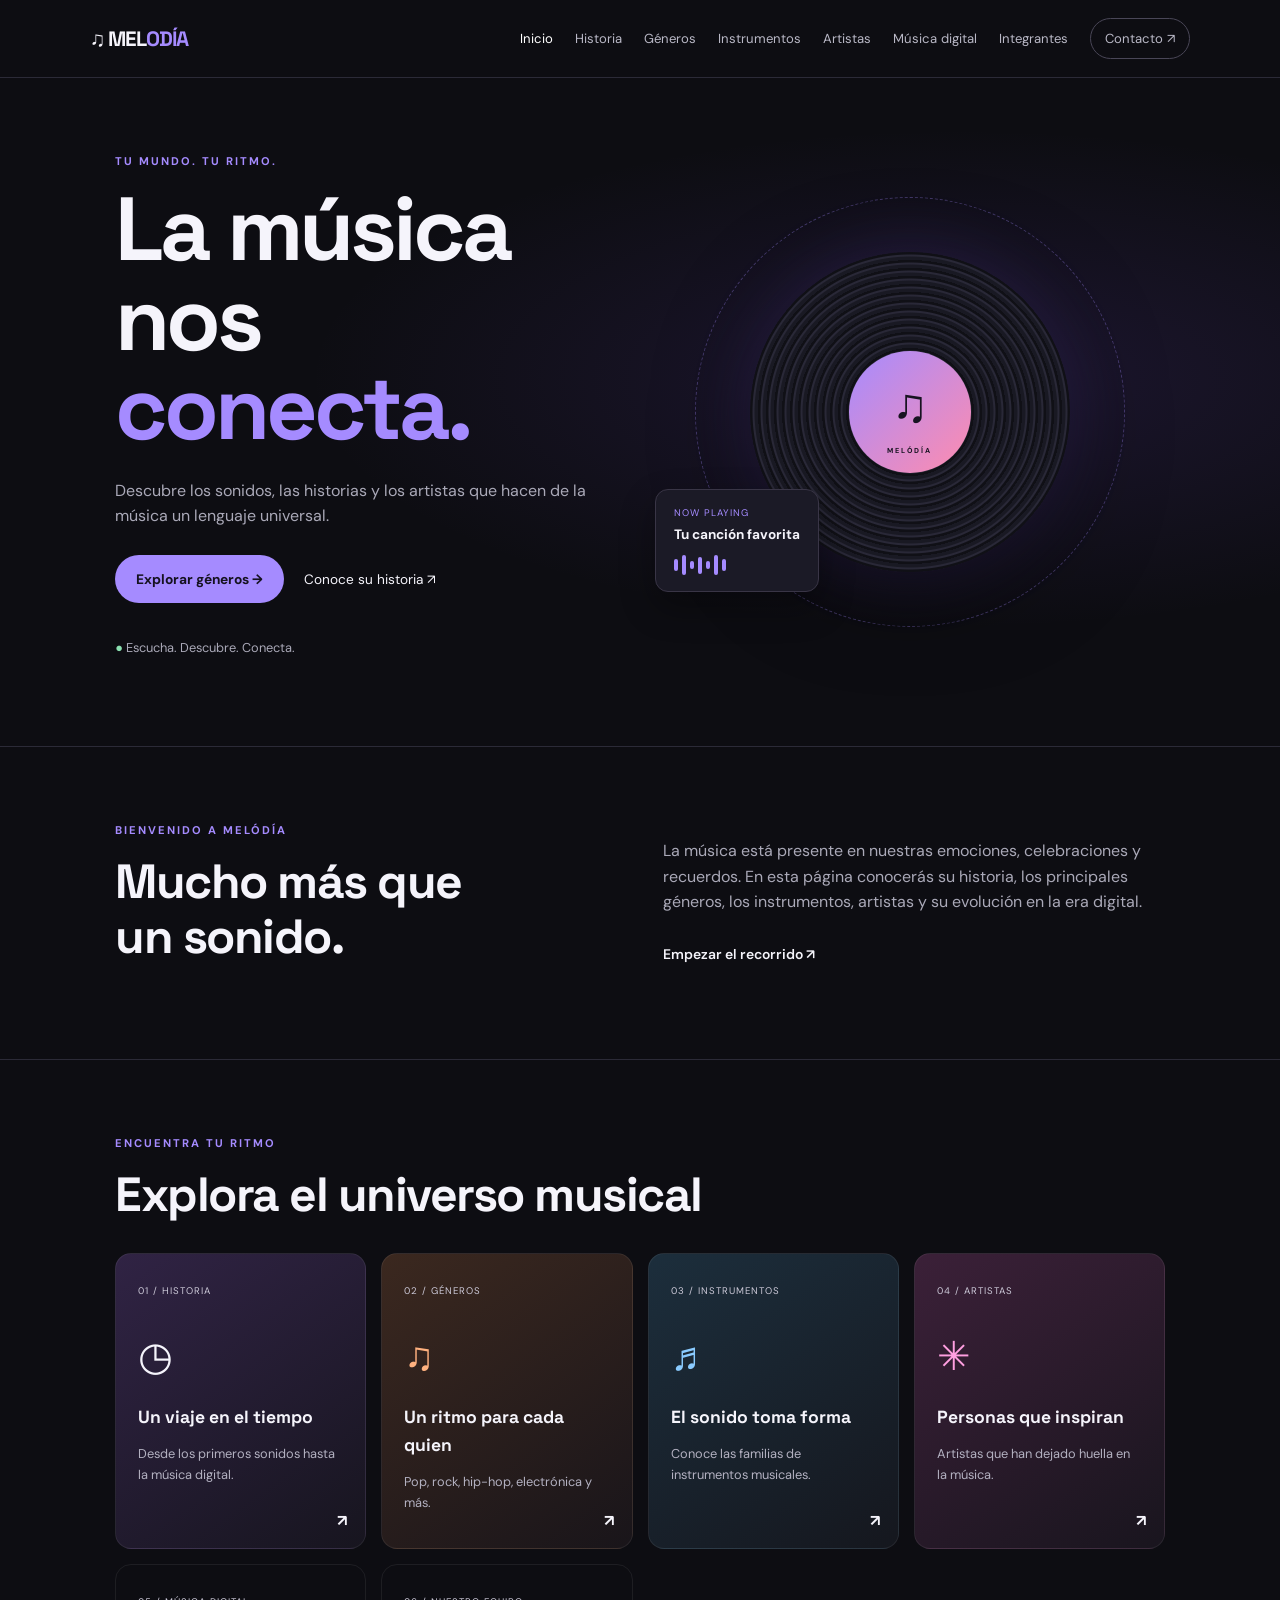
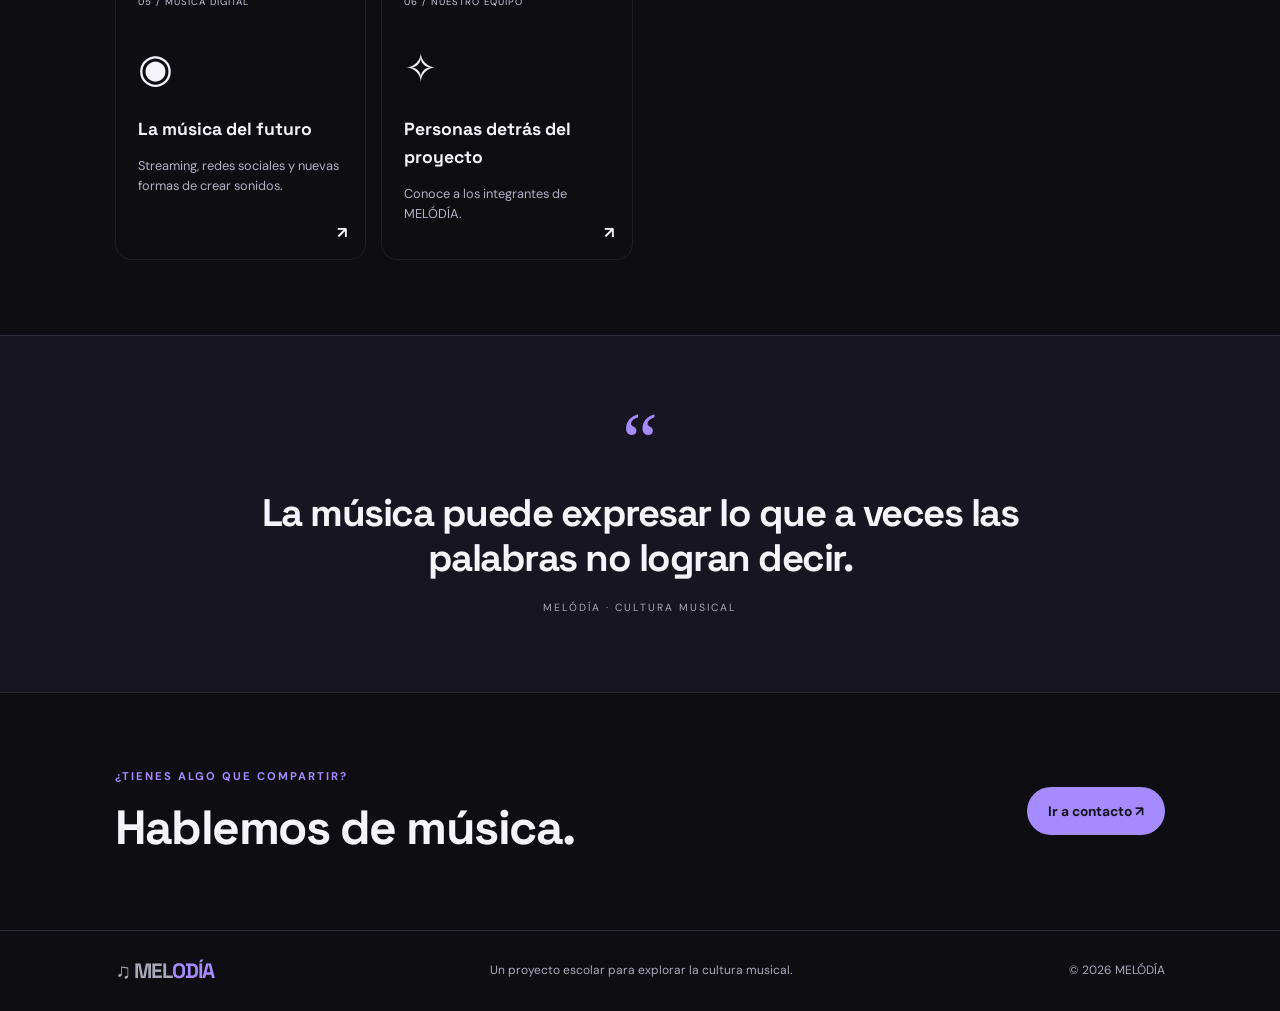
<file: index.html>
<!DOCTYPE html>
<html lang="es">
<head>
  <meta charset="UTF-8">
  <meta name="viewport" content="width=device-width, initial-scale=1.0">
  <title>Melodía | Inicio</title>
  <link rel="stylesheet" href="style.css">
  <script src="script.js" defer></script>
</head>
<body>
  <header class="header">
    <a class="logo" href="index.html">♫ MEL<span>ODÍA</span></a>
    <button class="menu-toggle" aria-label="Abrir menú">☰</button>
    <nav class="nav">
      <a class="active" href="index.html">Inicio</a>
      <a href="historia.html">Historia</a>
      <a href="generos.html">Géneros</a>
      <a href="instrumentos.html">Instrumentos</a>
      <a href="artistas.html">Artistas</a>
      <a href="musica-digital.html">Música digital</a>
      <a href="integrantes.html">Integrantes</a>
      <a href="contacto.html">Contacto ↗</a>
    </nav>
  </header>

  <main>
    <section class="hero">
      <div>
        <p class="eyebrow">TU MUNDO. TU RITMO.</p>
        <h1>La música<br>nos <span>conecta.</span></h1>
        <p class="description">
          Descubre los sonidos, las historias y los artistas
          que hacen de la música un lenguaje universal.
        </p>
        <a class="button" href="generos.html">Explorar géneros →</a>
        <a class="text-link" href="historia.html">Conoce su historia ↗</a>
        <p class="note">● Escucha. Descubre. Conecta.</p>
      </div>

      <div class="music-art">
        <div class="orbit"></div>
        <div class="record">
          <div class="record-label">♫<small>MELÓDÍA</small></div>
        </div>
        <div class="music-card">
          <span>NOW PLAYING</span>
          <strong>Tu canción favorita</strong>
          <div class="bars"><i></i><i></i><i></i><i></i><i></i><i></i><i></i></div>
        </div>
      </div>
    </section>

    <section class="section intro">
      <div>
        <p class="eyebrow">BIENVENIDO A MELÓDÍA</p>
        <h2>Mucho más que<br>un sonido.</h2>
      </div>
      <div>
        <p class="muted">
          La música está presente en nuestras emociones, celebraciones
          y recuerdos. En esta página conocerás su historia, los
          principales géneros, los instrumentos, artistas y su evolución
          en la era digital.
        </p>
        <a class="inline-link" href="historia.html">Empezar el recorrido ↗</a>
      </div>
    </section>

    <section class="section">
      <p class="eyebrow">ENCUENTRA TU RITMO</p>
      <h2>Explora el universo musical</h2>

      <div class="feature-grid">
        <a class="feature purple" href="historia.html">
          <span>01 / HISTORIA</span>
          <div class="feature-icon">◷</div>
          <h3>Un viaje en el tiempo</h3>
          <p>Desde los primeros sonidos hasta la música digital.</p>
          <b>↗</b>
        </a>

        <a class="feature orange" href="generos.html">
          <span>02 / GÉNEROS</span>
          <div class="feature-icon">♫</div>
          <h3>Un ritmo para cada quien</h3>
          <p>Pop, rock, hip-hop, electrónica y más.</p>
          <b>↗</b>
        </a>

        <a class="feature blue" href="instrumentos.html">
          <span>03 / INSTRUMENTOS</span>
          <div class="feature-icon">♬</div>
          <h3>El sonido toma forma</h3>
          <p>Conoce las familias de instrumentos musicales.</p>
          <b>↗</b>
        </a>

        <a class="feature pink" href="artistas.html">
          <span>04 / ARTISTAS</span>
          <div class="feature-icon">✳</div>
          <h3>Personas que inspiran</h3>
          <p>Artistas que han dejado huella en la música.</p>
          <b>↗</b>
        </a>

        <a class="feature digital" href="musica-digital.html">
          <span>05 / MÚSICA DIGITAL</span>
          <div class="feature-icon">◉</div>
          <h3>La música del futuro</h3>
          <p>Streaming, redes sociales y nuevas formas de crear sonidos.</p>
          <b>↗</b>
        </a>

        <a class="feature team-feature" href="integrantes.html">
          <span>06 / NUESTRO EQUIPO</span>
          <div class="feature-icon">✧</div>
          <h3>Personas detrás del proyecto</h3>
          <p>Conoce a los integrantes de MELÓDÍA.</p>
          <b>↗</b>
        </a>
      </div>
    </section>

    <section class="quote">
      <div>“</div>
      <h2>La música puede expresar lo que a veces las palabras no logran decir.</h2>
      <p>MELÓDÍA · CULTURA MUSICAL</p>
    </section>

    <section class="section call-to-action">
      <div>
        <p class="eyebrow">¿TIENES ALGO QUE COMPARTIR?</p>
        <h2>Hablemos de música.</h2>
      </div>
      <a class="button" href="contacto.html">Ir a contacto ↗</a>
    </section>
  </main>

  <footer class="footer">
    <a class="logo" href="index.html">♫ MEL<span>ODÍA</span></a>
    <p>Un proyecto escolar para explorar la cultura musical.</p>
    <span>© 2026 MELÓDÍA</span>
  </footer>
</body>
</html>
</file>
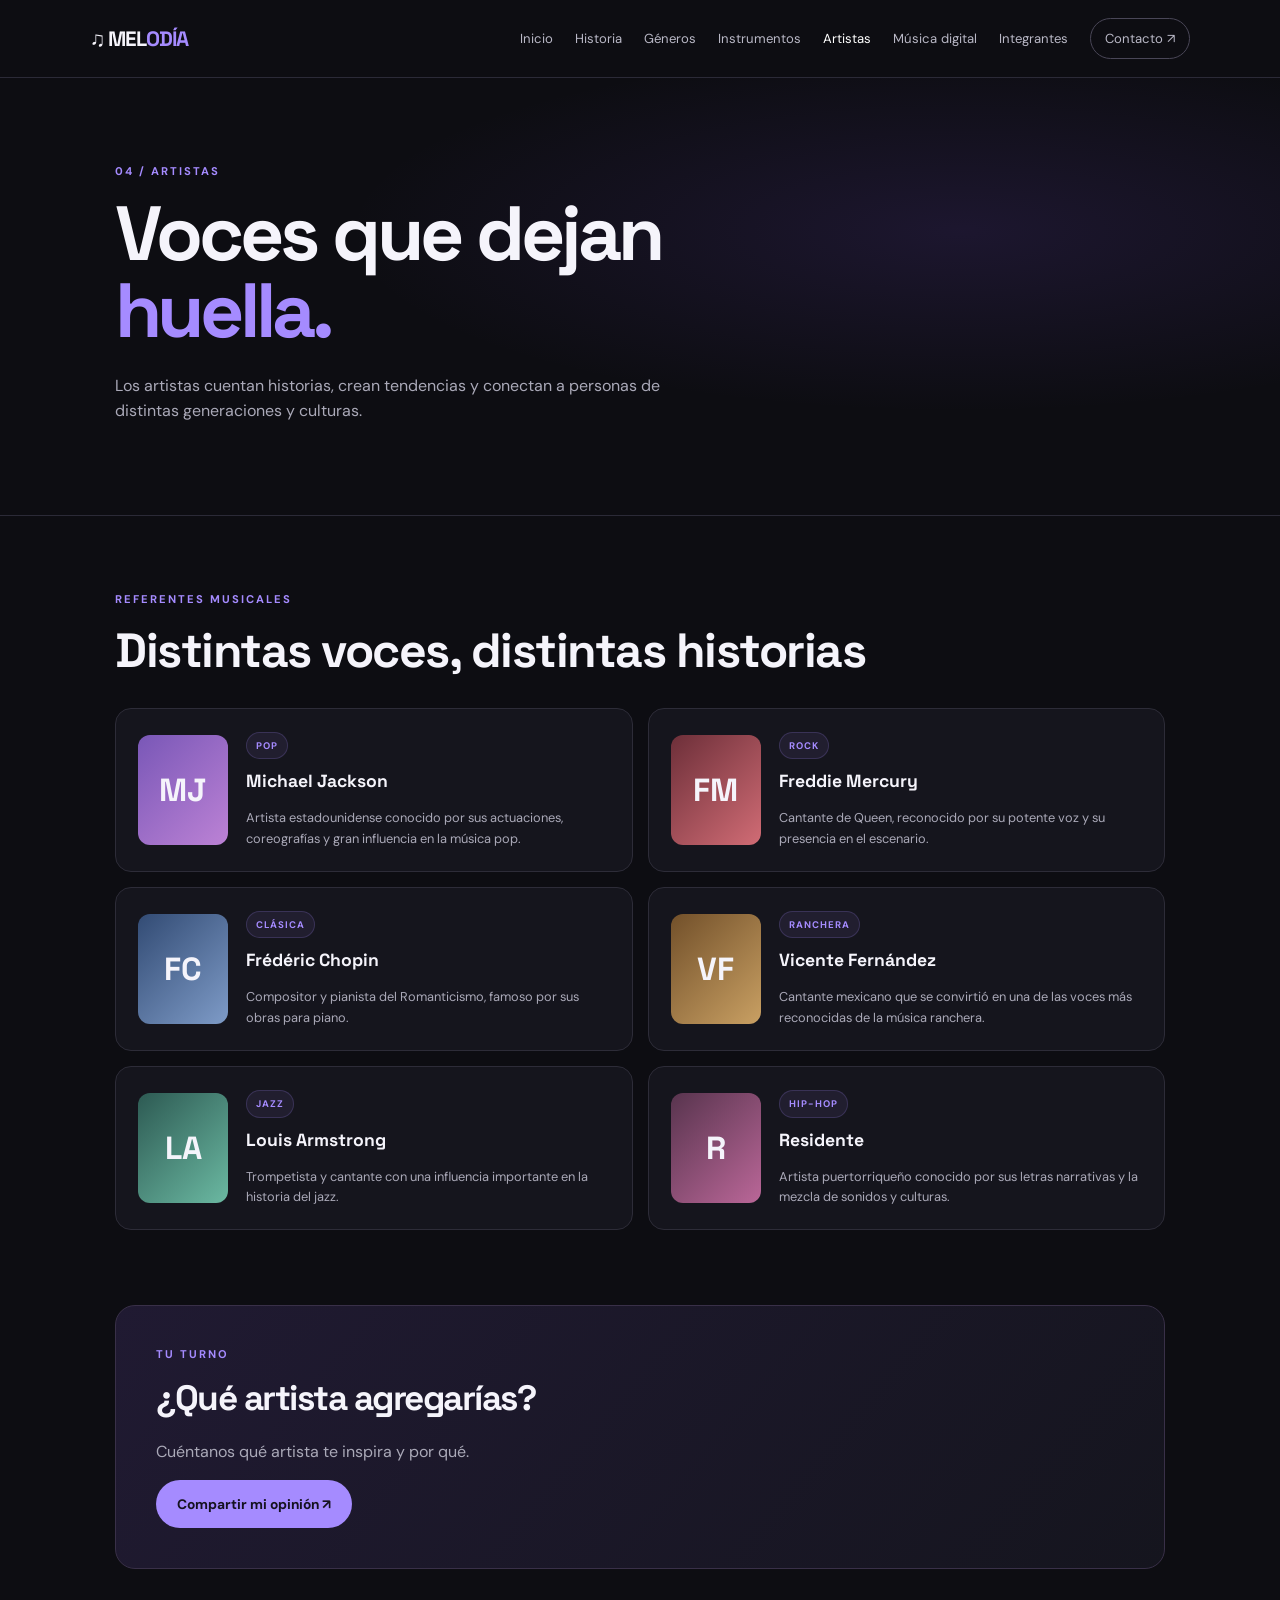
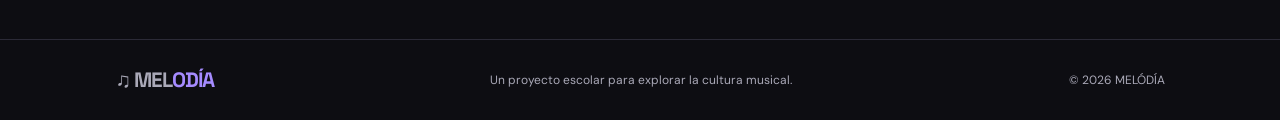
<file: artistas.html>
<!DOCTYPE html>
<html lang="es">
<head>
  <meta charset="UTF-8">
  <meta name="viewport" content="width=device-width, initial-scale=1.0">
  <title>Artistas | Melodía</title>
  <link rel="stylesheet" href="style.css">
  <script src="script.js" defer></script>
</head>
<body>
  <header class="header">
    <a class="logo" href="index.html">♫ MEL<span>ODÍA</span></a>
    <button class="menu-toggle" aria-label="Abrir menú">☰</button>
    <nav class="nav">
      <a href="index.html">Inicio</a>
      <a href="historia.html">Historia</a>
      <a href="generos.html">Géneros</a>
      <a href="instrumentos.html">Instrumentos</a>
      <a class="active" href="artistas.html">Artistas</a>
      <a href="musica-digital.html">Música digital</a>
      <a href="integrantes.html">Integrantes</a>
      <a href="contacto.html">Contacto ↗</a>
    </nav>
  </header>

  <main>
    <section class="page-hero">
      <p class="eyebrow">04 / ARTISTAS</p>
      <h1>Voces que dejan<br><span>huella.</span></h1>
      <p class="description">Los artistas cuentan historias, crean tendencias y conectan a personas de distintas generaciones y culturas.</p>
    </section>

    <section class="section">
      <p class="eyebrow">REFERENTES MUSICALES</p>
      <h2>Distintas voces, distintas historias</h2>

      <div class="artist-grid">
        <article class="artist-card">
          <div class="artist-monogram mono-one">MJ</div>
          <div><span class="tag">POP</span><h3>Michael Jackson</h3>
          <p>Artista estadounidense conocido por sus actuaciones, coreografías y gran influencia en la música pop.</p></div>
        </article>

        <article class="artist-card">
          <div class="artist-monogram mono-two">FM</div>
          <div><span class="tag">ROCK</span><h3>Freddie Mercury</h3>
          <p>Cantante de Queen, reconocido por su potente voz y su presencia en el escenario.</p></div>
        </article>

        <article class="artist-card">
          <div class="artist-monogram mono-three">FC</div>
          <div><span class="tag">CLÁSICA</span><h3>Frédéric Chopin</h3>
          <p>Compositor y pianista del Romanticismo, famoso por sus obras para piano.</p></div>
        </article>

        <article class="artist-card">
          <div class="artist-monogram mono-four">VF</div>
          <div><span class="tag">RANCHERA</span><h3>Vicente Fernández</h3>
          <p>Cantante mexicano que se convirtió en una de las voces más reconocidas de la música ranchera.</p></div>
        </article>

        <article class="artist-card">
          <div class="artist-monogram mono-five">LA</div>
          <div><span class="tag">JAZZ</span><h3>Louis Armstrong</h3>
          <p>Trompetista y cantante con una influencia importante en la historia del jazz.</p></div>
        </article>

        <article class="artist-card">
          <div class="artist-monogram mono-six">R</div>
          <div><span class="tag">HIP-HOP</span><h3>Residente</h3>
          <p>Artista puertorriqueño conocido por sus letras narrativas y la mezcla de sonidos y culturas.</p></div>
        </article>
      </div>
    </section>

    <section class="dark-panel">
      <p class="eyebrow">TU TURNO</p>
      <h2>¿Qué artista agregarías?</h2>
      <p class="muted">Cuéntanos qué artista te inspira y por qué.</p>
      <a class="button" href="contacto.html">Compartir mi opinión ↗</a>
    </section>
  </main>

  <footer class="footer">
    <a class="logo" href="index.html">♫ MEL<span>ODÍA</span></a>
    <p>Un proyecto escolar para explorar la cultura musical.</p>
    <span>© 2026 MELÓDÍA</span>
  </footer>
</body>
</html>
</file>
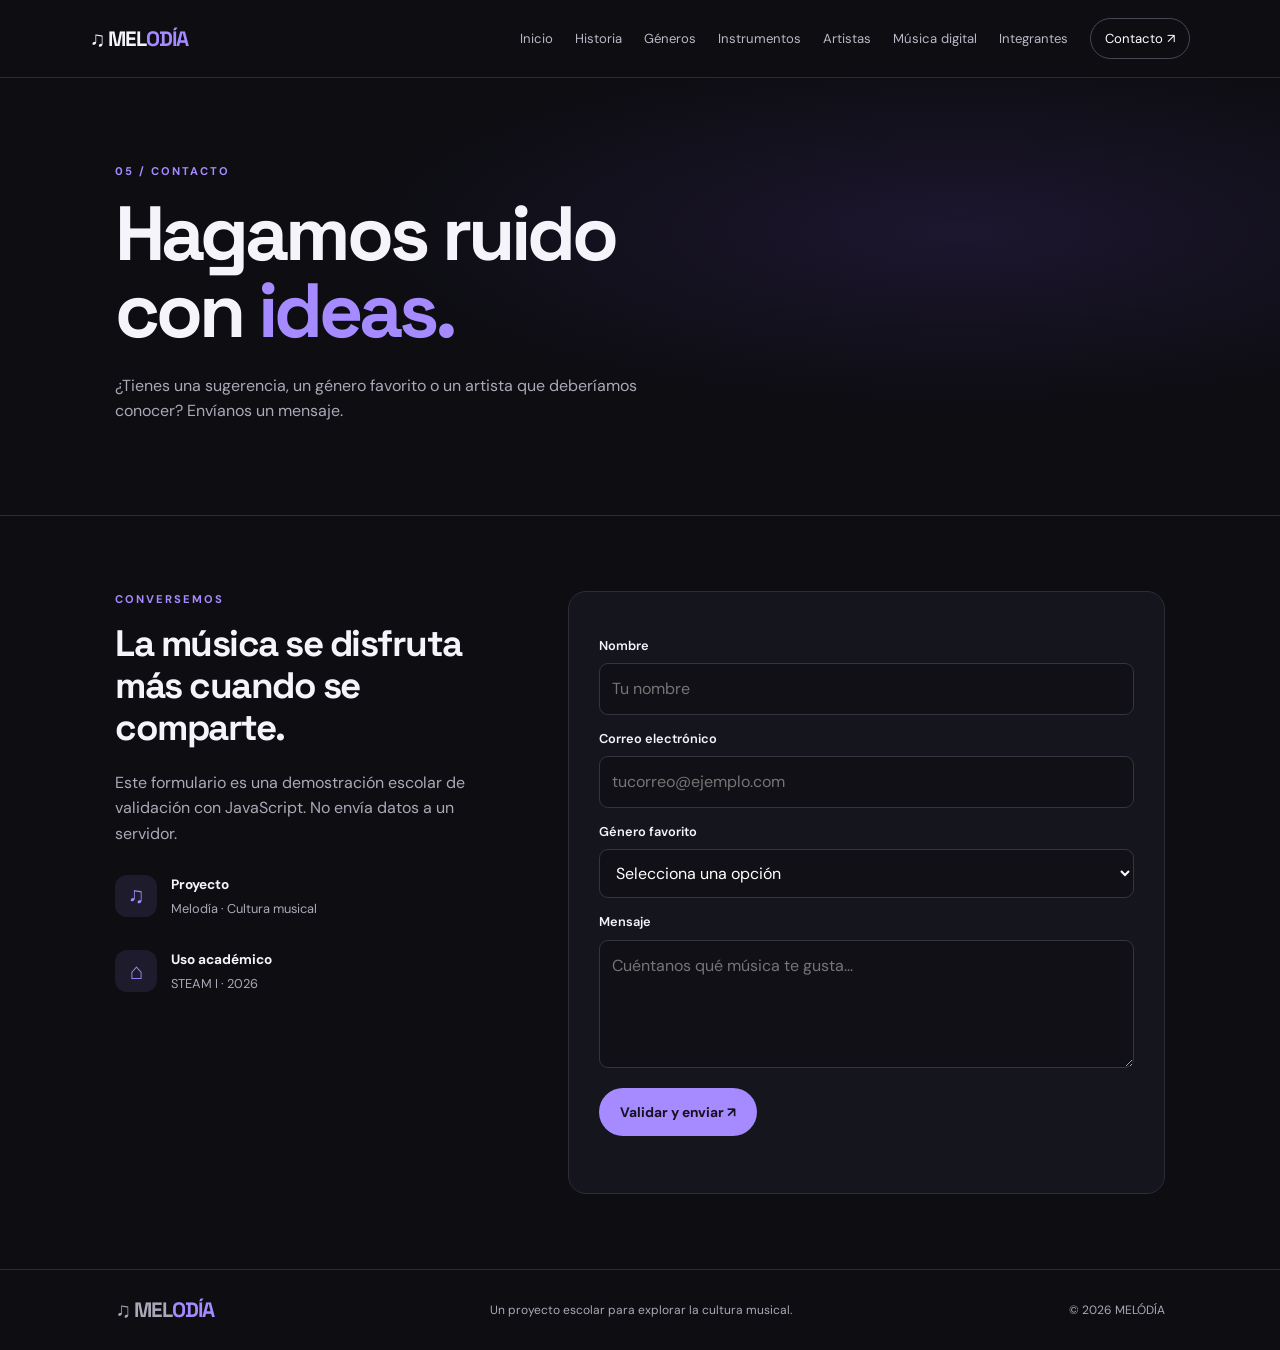
<file: contacto.html>
<!DOCTYPE html>
<html lang="es">
<head>
  <meta charset="UTF-8">
  <meta name="viewport" content="width=device-width, initial-scale=1.0">
  <title>Contacto | Melodía</title>
  <link rel="stylesheet" href="style.css">
  <script src="script.js" defer></script>
</head>
<body>
  <header class="header">
    <a class="logo" href="index.html">♫ MEL<span>ODÍA</span></a>
    <button class="menu-toggle" aria-label="Abrir menú">☰</button>
    <nav class="nav">
      <a href="index.html">Inicio</a>
      <a href="historia.html">Historia</a>
      <a href="generos.html">Géneros</a>
      <a href="instrumentos.html">Instrumentos</a>
      <a href="artistas.html">Artistas</a>
      <a href="musica-digital.html">Música digital</a>
      <a href="integrantes.html">Integrantes</a>
      <a class="active" href="contacto.html">Contacto ↗</a>
    </nav>
  </header>

  <main>
    <section class="page-hero">
      <p class="eyebrow">05 / CONTACTO</p>
      <h1>Hagamos ruido<br>con <span>ideas.</span></h1>
      <p class="description">¿Tienes una sugerencia, un género favorito o un artista que deberíamos conocer? Envíanos un mensaje.</p>
    </section>

    <section class="section contact-layout">
      <div class="contact-info">
        <p class="eyebrow">CONVERSEMOS</p>
        <h2>La música se disfruta más cuando se comparte.</h2>
        <p class="muted">Este formulario es una demostración escolar de validación con JavaScript. No envía datos a un servidor.</p>

        <div class="contact-detail">
          <span>♫</span>
          <div><b>Proyecto</b><p>Melodía · Cultura musical</p></div>
        </div>

        <div class="contact-detail">
          <span>⌂</span>
          <div><b>Uso académico</b><p>STEAM I · 2026</p></div>
        </div>
      </div>

      <form class="contact-form" id="contactForm" novalidate>
        <label for="name">Nombre</label>
        <input id="name" name="name" type="text" placeholder="Tu nombre" required>
        <small class="field-error" id="nameError"></small>

        <label for="email">Correo electrónico</label>
        <input id="email" name="email" type="email" placeholder="tucorreo@ejemplo.com" required>
        <small class="field-error" id="emailError"></small>

        <label for="favorite">Género favorito</label>
        <select id="favorite" name="favorite" required>
          <option value="">Selecciona una opción</option>
          <option>Pop</option>
          <option>Rock</option>
          <option>Hip-hop</option>
          <option>Electrónica</option>
          <option>Jazz</option>
          <option>Regional mexicano</option>
          <option>Otro</option>
        </select>

        <label for="message">Mensaje</label>
        <textarea id="message" name="message" rows="4" placeholder="Cuéntanos qué música te gusta..." required></textarea>
        <small class="field-error" id="messageError"></small>

        <button class="button form-submit" type="submit">Validar y enviar ↗</button>
        <p id="formFeedback" class="form-feedback" aria-live="polite"></p>
      </form>
    </section>
  </main>

  <footer class="footer">
    <a class="logo" href="index.html">♫ MEL<span>ODÍA</span></a>
    <p>Un proyecto escolar para explorar la cultura musical.</p>
    <span>© 2026 MELÓDÍA</span>
  </footer>
</body>
</html>
</file>
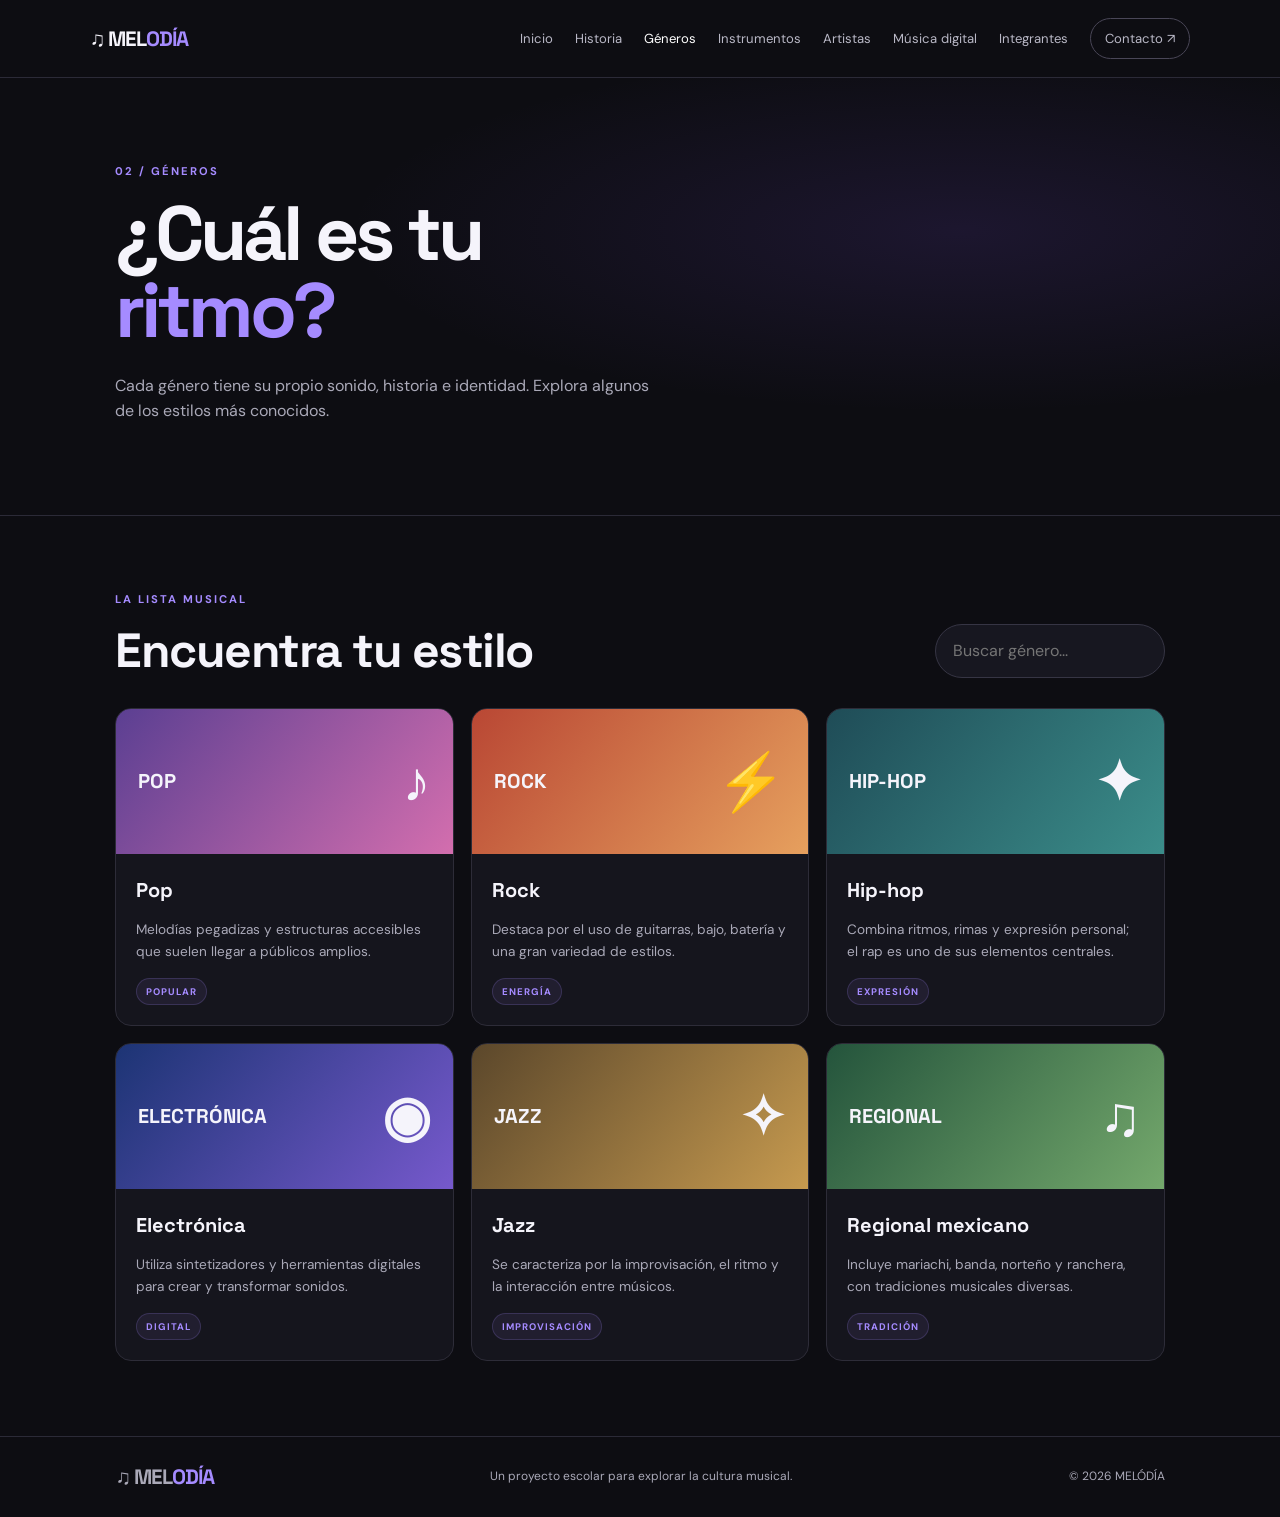
<file: generos.html>
<!DOCTYPE html>
<html lang="es">
<head>
  <meta charset="UTF-8">
  <meta name="viewport" content="width=device-width, initial-scale=1.0">
  <title>Géneros musicales | Melodía</title>
  <link rel="stylesheet" href="style.css">
  <script src="script.js" defer></script>
</head>
<body>
  <header class="header">
    <a class="logo" href="index.html">♫ MEL<span>ODÍA</span></a>
    <button class="menu-toggle" aria-label="Abrir menú">☰</button>
    <nav class="nav">
      <a href="index.html">Inicio</a>
      <a href="historia.html">Historia</a>
      <a class="active" href="generos.html">Géneros</a>
      <a href="instrumentos.html">Instrumentos</a>
      <a href="artistas.html">Artistas</a>
      <a href="musica-digital.html">Música digital</a>
      <a href="integrantes.html">Integrantes</a>
      <a href="contacto.html">Contacto ↗</a>
    </nav>
  </header>

  <main>
    <section class="page-hero">
      <p class="eyebrow">02 / GÉNEROS</p>
      <h1>¿Cuál es tu<br><span>ritmo?</span></h1>
      <p class="description">Cada género tiene su propio sonido, historia e identidad. Explora algunos de los estilos más conocidos.</p>
    </section>

    <section class="section">
      <div class="filter-row">
        <div>
          <p class="eyebrow">LA LISTA MUSICAL</p>
          <h2>Encuentra tu estilo</h2>
        </div>
        <input id="genreSearch" class="search-input" type="search" placeholder="Buscar género..." aria-label="Buscar género">
      </div>

      <div class="genre-grid" id="genreGrid">
        <article class="genre-card" data-name="pop">
          <div class="genre-art art-pop">POP <span>♪</span></div>
          <div class="genre-info">
            <h3>Pop</h3>
            <p>Melodías pegadizas y estructuras accesibles que suelen llegar a públicos amplios.</p>
            <span class="tag">POPULAR</span>
          </div>
        </article>

        <article class="genre-card" data-name="rock">
          <div class="genre-art art-rock">ROCK <span>⚡</span></div>
          <div class="genre-info">
            <h3>Rock</h3>
            <p>Destaca por el uso de guitarras, bajo, batería y una gran variedad de estilos.</p>
            <span class="tag">ENERGÍA</span>
          </div>
        </article>

        <article class="genre-card" data-name="hip-hop rap">
          <div class="genre-art art-hiphop">HIP-HOP <span>✦</span></div>
          <div class="genre-info">
            <h3>Hip-hop</h3>
            <p>Combina ritmos, rimas y expresión personal; el rap es uno de sus elementos centrales.</p>
            <span class="tag">EXPRESIÓN</span>
          </div>
        </article>

        <article class="genre-card" data-name="electronica electrónica">
          <div class="genre-art art-electro">ELECTRÓNICA <span>◉</span></div>
          <div class="genre-info">
            <h3>Electrónica</h3>
            <p>Utiliza sintetizadores y herramientas digitales para crear y transformar sonidos.</p>
            <span class="tag">DIGITAL</span>
          </div>
        </article>

        <article class="genre-card" data-name="jazz">
          <div class="genre-art art-jazz">JAZZ <span>✧</span></div>
          <div class="genre-info">
            <h3>Jazz</h3>
            <p>Se caracteriza por la improvisación, el ritmo y la interacción entre músicos.</p>
            <span class="tag">IMPROVISACIÓN</span>
          </div>
        </article>

        <article class="genre-card" data-name="regional mexicano">
          <div class="genre-art art-regional">REGIONAL <span>♫</span></div>
          <div class="genre-info">
            <h3>Regional mexicano</h3>
            <p>Incluye mariachi, banda, norteño y ranchera, con tradiciones musicales diversas.</p>
            <span class="tag">TRADICIÓN</span>
          </div>
        </article>
      </div>

      <p id="noResults" class="muted hidden">No se encontraron géneros con ese nombre.</p>
    </section>
  </main>

  <footer class="footer">
    <a class="logo" href="index.html">♫ MEL<span>ODÍA</span></a>
    <p>Un proyecto escolar para explorar la cultura musical.</p>
    <span>© 2026 MELÓDÍA</span>
  </footer>
</body>
</html>
</file>
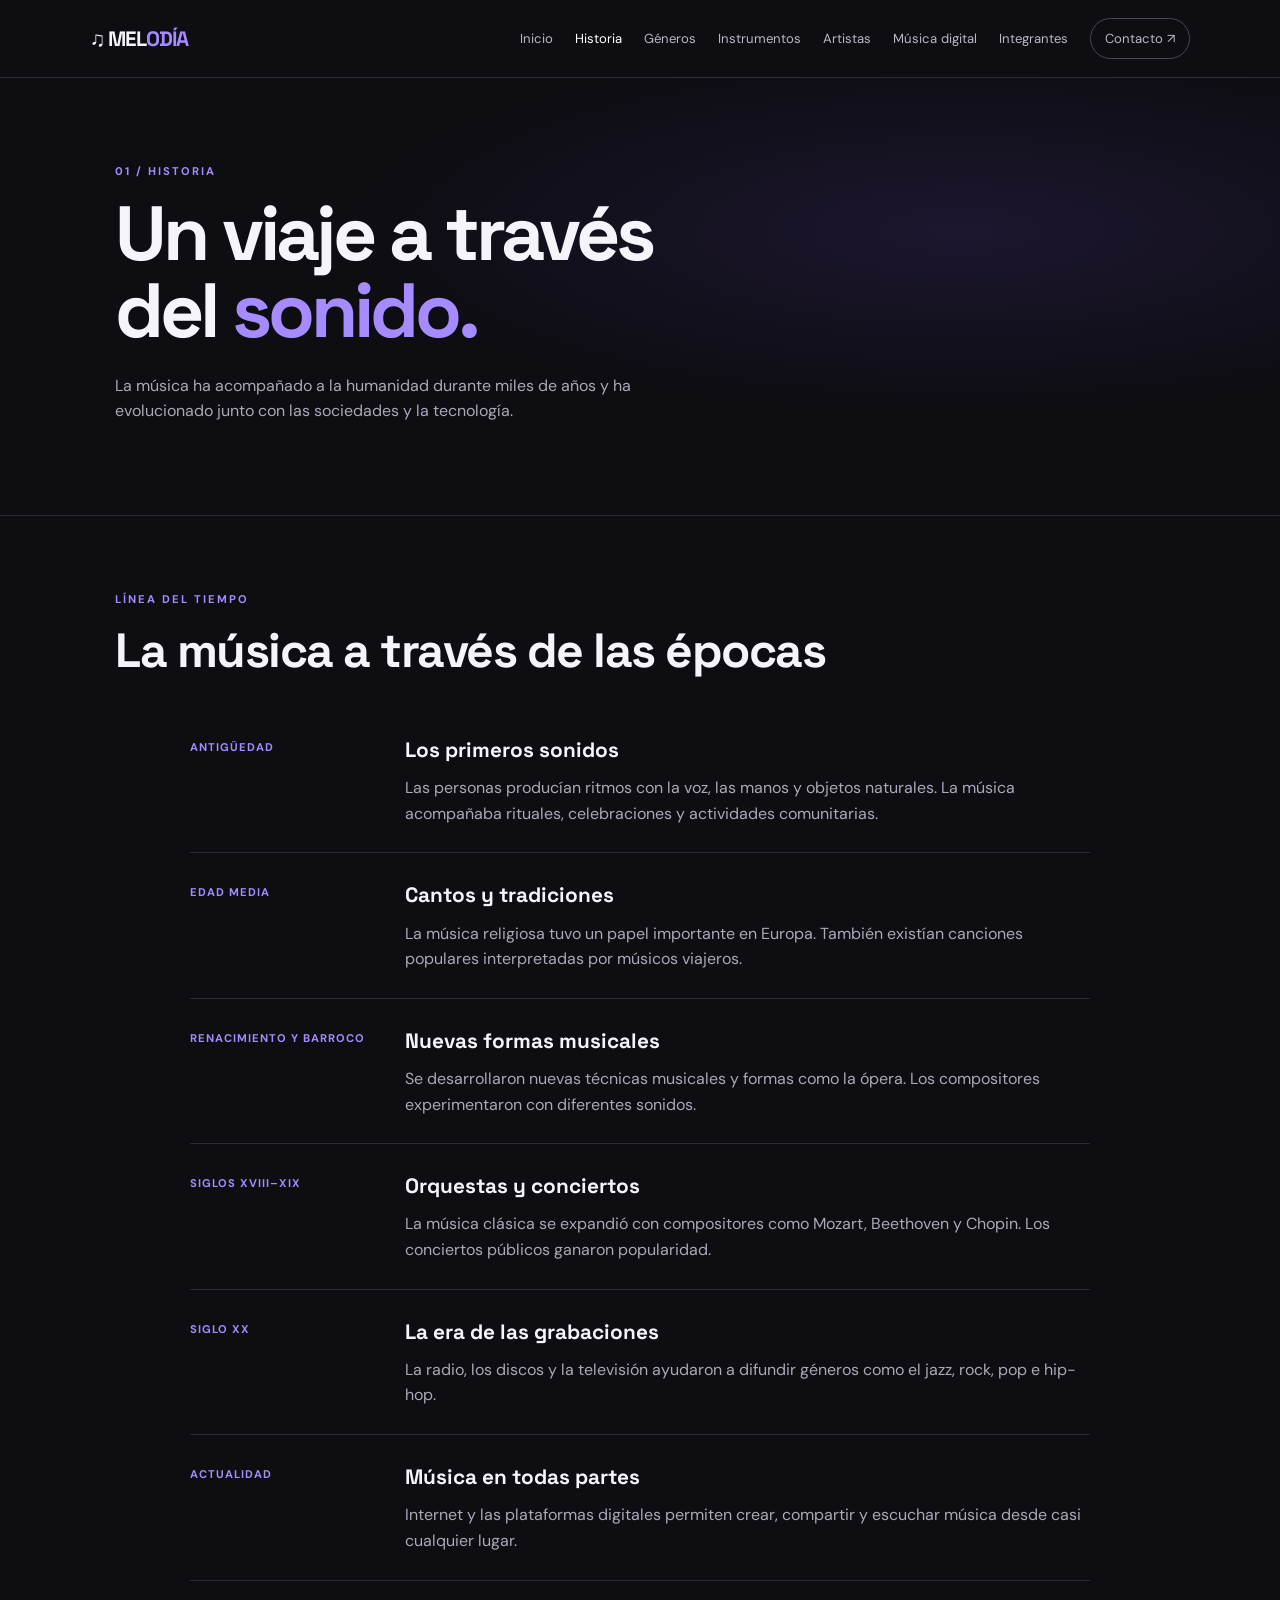
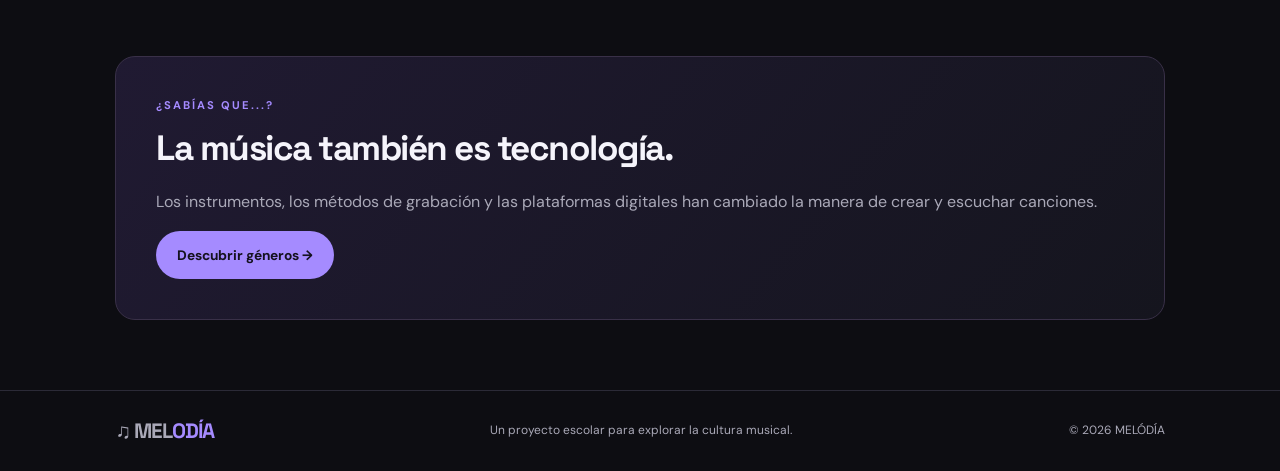
<file: historia.html>
<!DOCTYPE html>
<html lang="es">
<head>
  <meta charset="UTF-8">
  <meta name="viewport" content="width=device-width, initial-scale=1.0">
  <title>Historia | Melodía</title>
  <link rel="stylesheet" href="style.css">
  <script src="script.js" defer></script>
</head>
<body>
  <header class="header">
    <a class="logo" href="index.html">♫ MEL<span>ODÍA</span></a>
    <button class="menu-toggle" aria-label="Abrir menú">☰</button>
    <nav class="nav">
      <a href="index.html">Inicio</a>
      <a class="active" href="historia.html">Historia</a>
      <a href="generos.html">Géneros</a>
      <a href="instrumentos.html">Instrumentos</a>
      <a href="artistas.html">Artistas</a>
      <a href="musica-digital.html">Música digital</a>
      <a href="integrantes.html">Integrantes</a>
      <a href="contacto.html">Contacto ↗</a>
    </nav>
  </header>

  <main>
    <section class="page-hero">
      <p class="eyebrow">01 / HISTORIA</p>
      <h1>Un viaje a través<br>del <span>sonido.</span></h1>
      <p class="description">
        La música ha acompañado a la humanidad durante miles de años
        y ha evolucionado junto con las sociedades y la tecnología.
      </p>
    </section>

    <section class="section">
      <p class="eyebrow">LÍNEA DEL TIEMPO</p>
      <h2>La música a través de las épocas</h2>

      <div class="timeline">
        <article class="timeline-item">
          <span>ANTIGÜEDAD</span>
          <div>
            <h3>Los primeros sonidos</h3>
            <p>Las personas producían ritmos con la voz, las manos y objetos naturales. La música acompañaba rituales, celebraciones y actividades comunitarias.</p>
          </div>
        </article>

        <article class="timeline-item">
          <span>EDAD MEDIA</span>
          <div>
            <h3>Cantos y tradiciones</h3>
            <p>La música religiosa tuvo un papel importante en Europa. También existían canciones populares interpretadas por músicos viajeros.</p>
          </div>
        </article>

        <article class="timeline-item">
          <span>RENACIMIENTO Y BARROCO</span>
          <div>
            <h3>Nuevas formas musicales</h3>
            <p>Se desarrollaron nuevas técnicas musicales y formas como la ópera. Los compositores experimentaron con diferentes sonidos.</p>
          </div>
        </article>

        <article class="timeline-item">
          <span>SIGLOS XVIII–XIX</span>
          <div>
            <h3>Orquestas y conciertos</h3>
            <p>La música clásica se expandió con compositores como Mozart, Beethoven y Chopin. Los conciertos públicos ganaron popularidad.</p>
          </div>
        </article>

        <article class="timeline-item">
          <span>SIGLO XX</span>
          <div>
            <h3>La era de las grabaciones</h3>
            <p>La radio, los discos y la televisión ayudaron a difundir géneros como el jazz, rock, pop e hip-hop.</p>
          </div>
        </article>

        <article class="timeline-item">
          <span>ACTUALIDAD</span>
          <div>
            <h3>Música en todas partes</h3>
            <p>Internet y las plataformas digitales permiten crear, compartir y escuchar música desde casi cualquier lugar.</p>
          </div>
        </article>
      </div>
    </section>

    <section class="dark-panel">
      <p class="eyebrow">¿SABÍAS QUE...?</p>
      <h2>La música también es tecnología.</h2>
      <p class="muted">Los instrumentos, los métodos de grabación y las plataformas digitales han cambiado la manera de crear y escuchar canciones.</p>
      <a class="button" href="generos.html">Descubrir géneros →</a>
    </section>
  </main>

  <footer class="footer">
    <a class="logo" href="index.html">♫ MEL<span>ODÍA</span></a>
    <p>Un proyecto escolar para explorar la cultura musical.</p>
    <span>© 2026 MELÓDÍA</span>
  </footer>
</body>
</html>
</file>
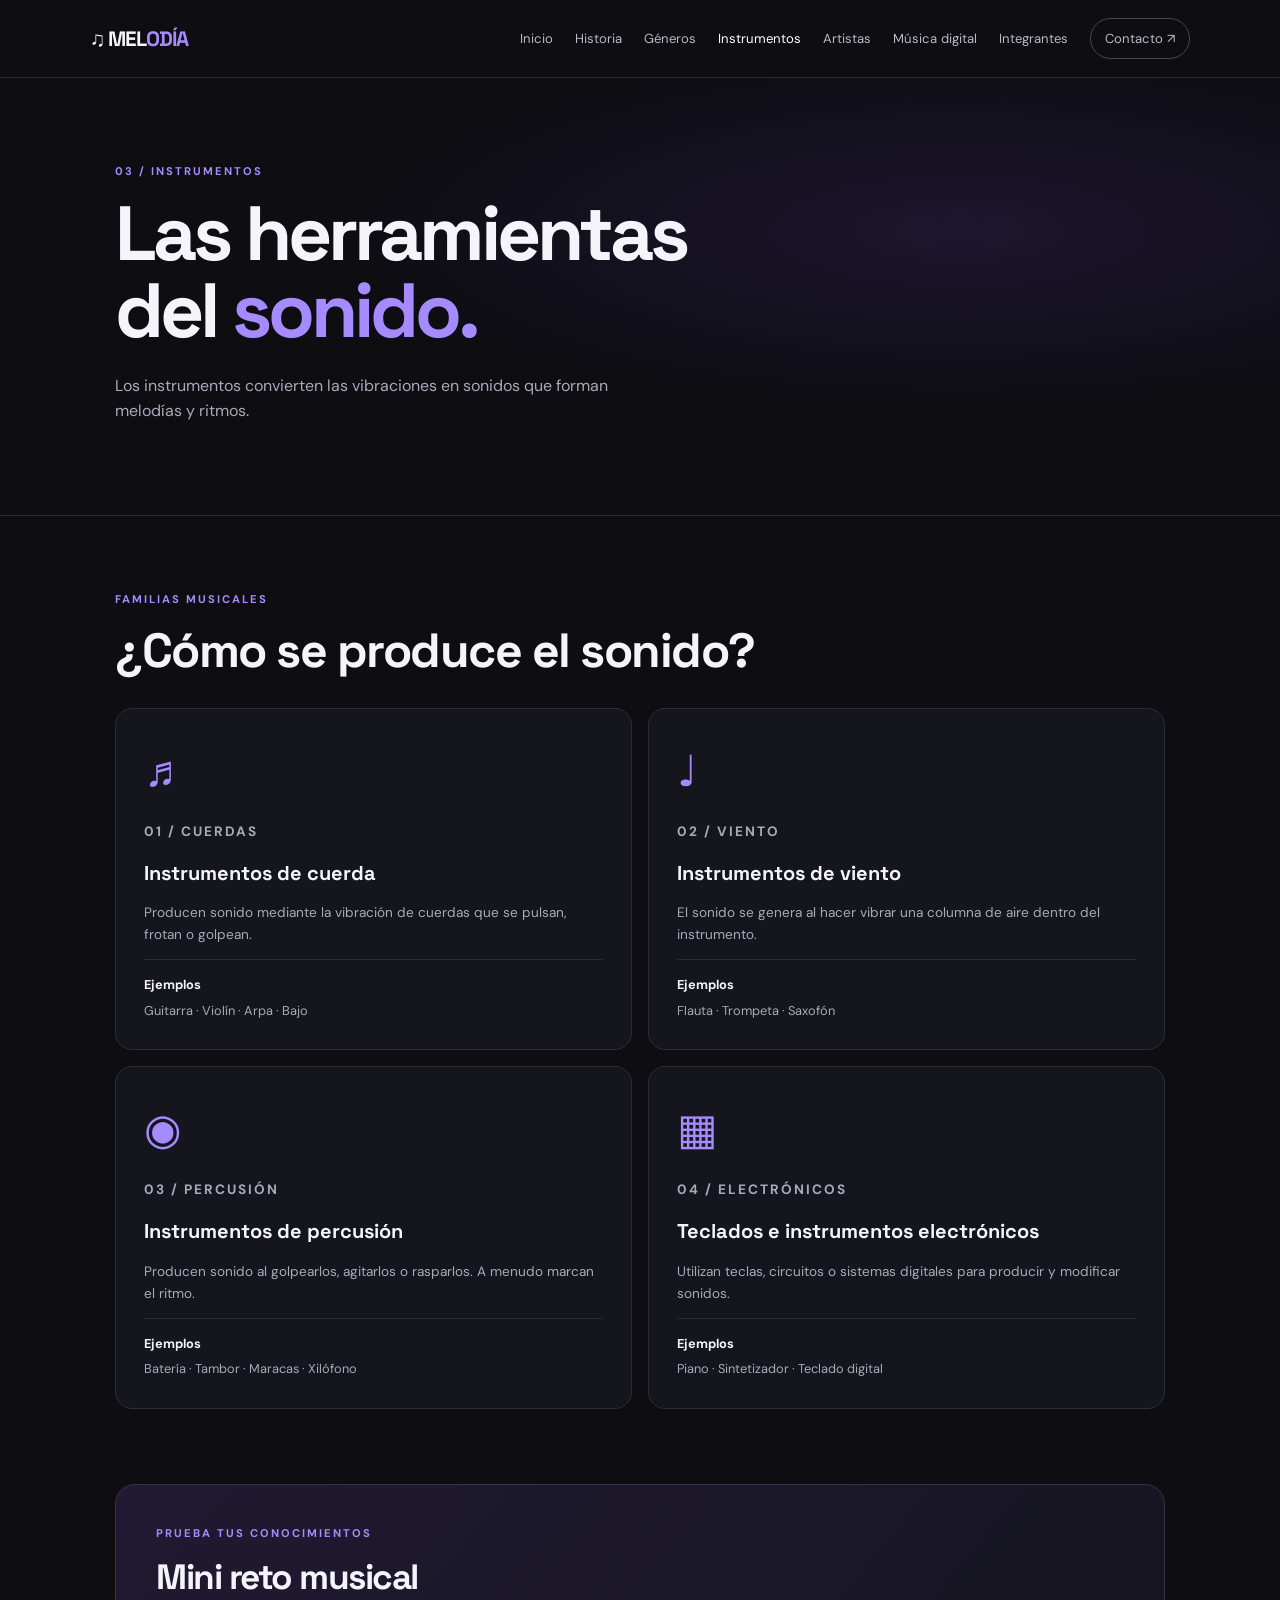
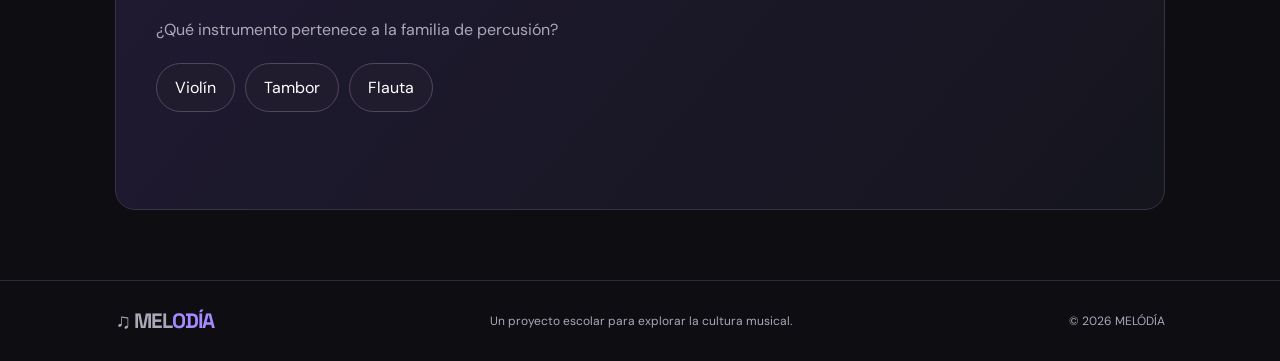
<file: instrumentos.html>
<!DOCTYPE html>
<html lang="es">
<head>
  <meta charset="UTF-8">
  <meta name="viewport" content="width=device-width, initial-scale=1.0">
  <title>Instrumentos | Melodía</title>
  <link rel="stylesheet" href="style.css">
  <script src="script.js" defer></script>
</head>
<body>
  <header class="header">
    <a class="logo" href="index.html">♫ MEL<span>ODÍA</span></a>
    <button class="menu-toggle" aria-label="Abrir menú">☰</button>
    <nav class="nav">
      <a href="index.html">Inicio</a>
      <a href="historia.html">Historia</a>
      <a href="generos.html">Géneros</a>
      <a class="active" href="instrumentos.html">Instrumentos</a>
      <a href="artistas.html">Artistas</a>
      <a href="musica-digital.html">Música digital</a>
      <a href="integrantes.html">Integrantes</a>
      <a href="contacto.html">Contacto ↗</a>
    </nav>
  </header>

  <main>
    <section class="page-hero">
      <p class="eyebrow">03 / INSTRUMENTOS</p>
      <h1>Las herramientas<br>del <span>sonido.</span></h1>
      <p class="description">Los instrumentos convierten las vibraciones en sonidos que forman melodías y ritmos.</p>
    </section>

    <section class="section">
      <p class="eyebrow">FAMILIAS MUSICALES</p>
      <h2>¿Cómo se produce el sonido?</h2>

      <div class="instrument-grid">
        <article class="instrument-card">
          <div class="instrument-symbol">♬</div>
          <p class="eyebrow">01 / CUERDAS</p>
          <h3>Instrumentos de cuerda</h3>
          <p>Producen sonido mediante la vibración de cuerdas que se pulsan, frotan o golpean.</p>
          <div class="examples"><b>Ejemplos</b><span>Guitarra · Violín · Arpa · Bajo</span></div>
        </article>

        <article class="instrument-card">
          <div class="instrument-symbol">♩</div>
          <p class="eyebrow">02 / VIENTO</p>
          <h3>Instrumentos de viento</h3>
          <p>El sonido se genera al hacer vibrar una columna de aire dentro del instrumento.</p>
          <div class="examples"><b>Ejemplos</b><span>Flauta · Trompeta · Saxofón</span></div>
        </article>

        <article class="instrument-card">
          <div class="instrument-symbol">◉</div>
          <p class="eyebrow">03 / PERCUSIÓN</p>
          <h3>Instrumentos de percusión</h3>
          <p>Producen sonido al golpearlos, agitarlos o rasparlos. A menudo marcan el ritmo.</p>
          <div class="examples"><b>Ejemplos</b><span>Batería · Tambor · Maracas · Xilófono</span></div>
        </article>

        <article class="instrument-card">
          <div class="instrument-symbol">▦</div>
          <p class="eyebrow">04 / ELECTRÓNICOS</p>
          <h3>Teclados e instrumentos electrónicos</h3>
          <p>Utilizan teclas, circuitos o sistemas digitales para producir y modificar sonidos.</p>
          <div class="examples"><b>Ejemplos</b><span>Piano · Sintetizador · Teclado digital</span></div>
        </article>
      </div>
    </section>

    <section class="dark-panel">
      <p class="eyebrow">PRUEBA TUS CONOCIMIENTOS</p>
      <h2>Mini reto musical</h2>
      <p>¿Qué instrumento pertenece a la familia de percusión?</p>

      <div class="quiz-options">
        <button class="quiz-option" data-correct="false">Violín</button>
        <button class="quiz-option" data-correct="true">Tambor</button>
        <button class="quiz-option" data-correct="false">Flauta</button>
      </div>

      <p id="quizFeedback" class="quiz-feedback" aria-live="polite"></p>
    </section>
  </main>

  <footer class="footer">
    <a class="logo" href="index.html">♫ MEL<span>ODÍA</span></a>
    <p>Un proyecto escolar para explorar la cultura musical.</p>
    <span>© 2026 MELÓDÍA</span>
  </footer>
</body>
</html>
</file>
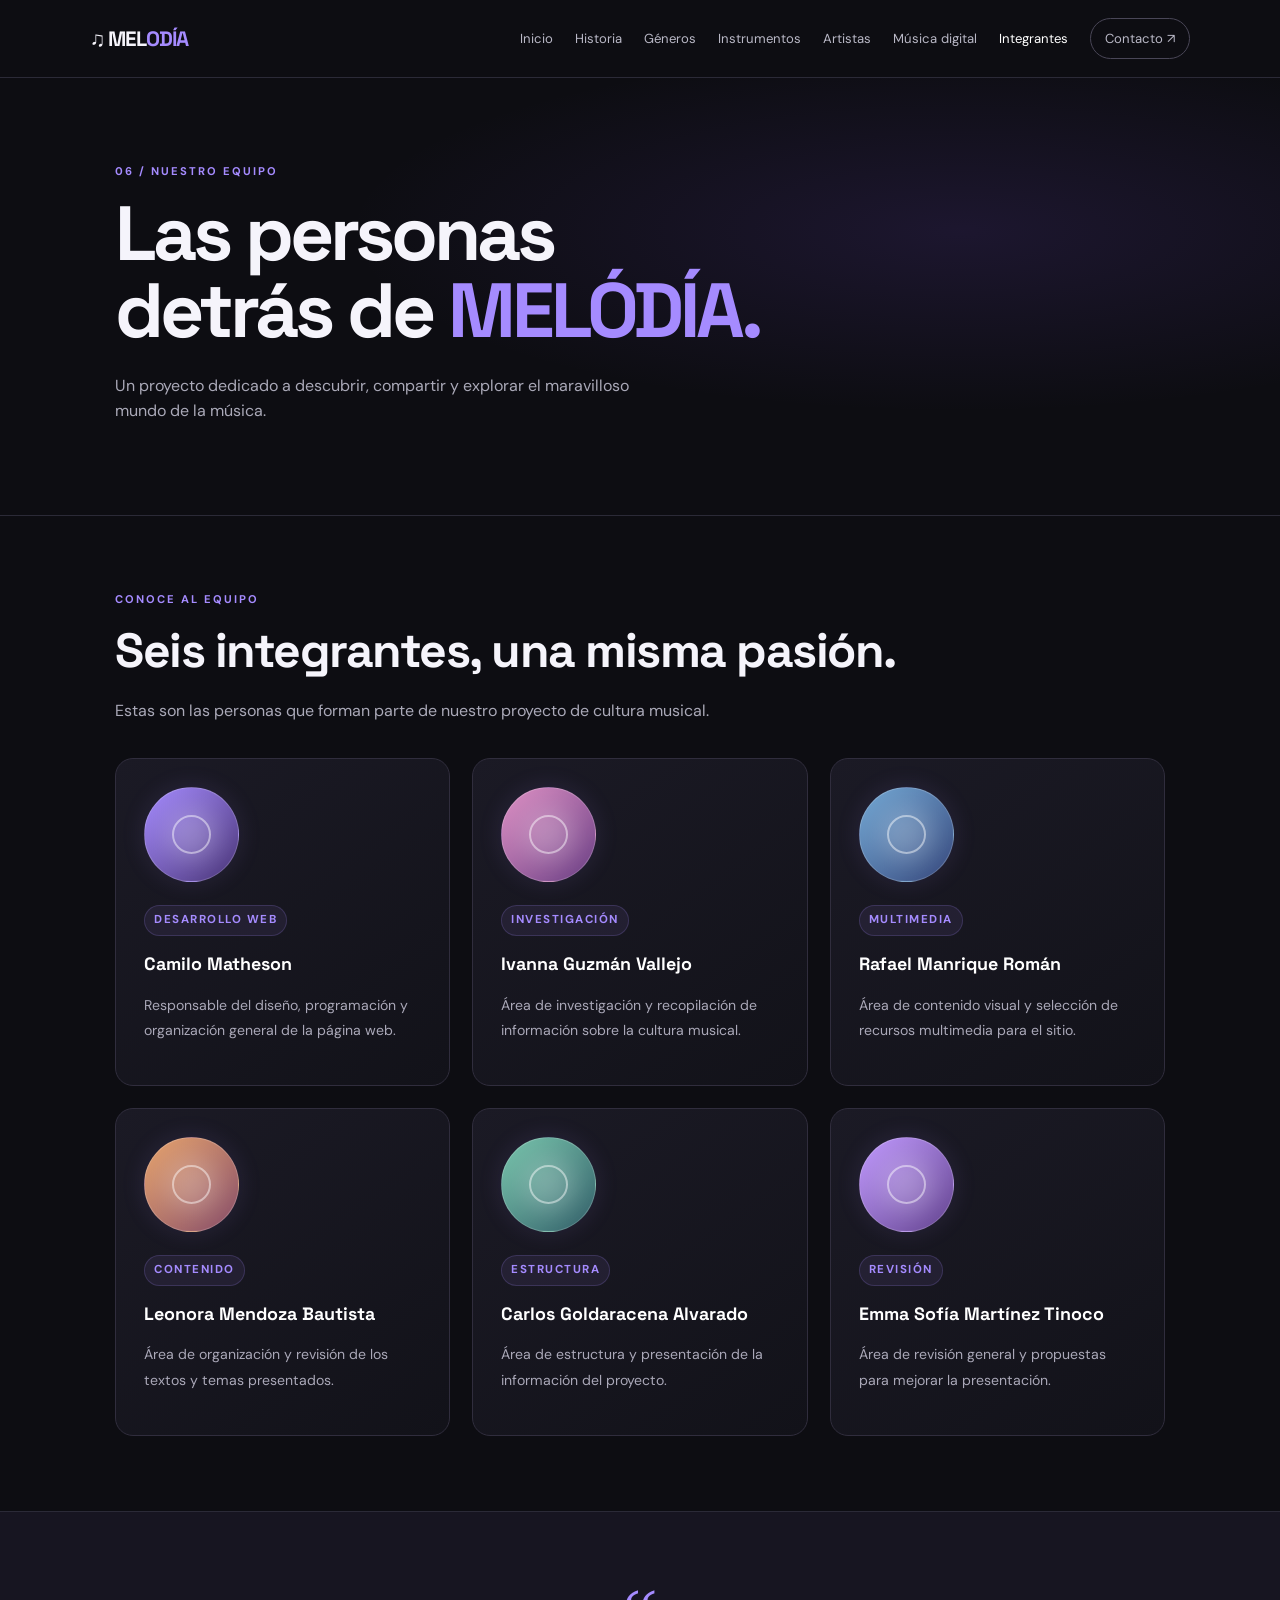
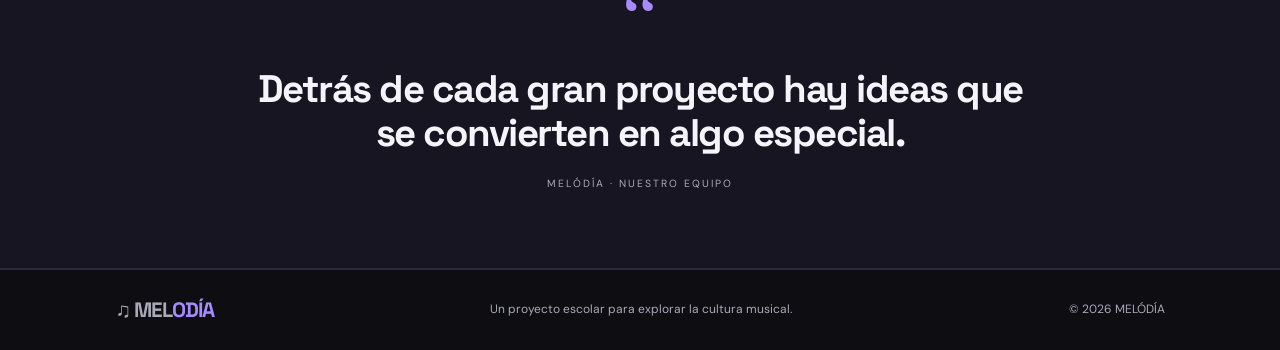
<file: integrantes.html>
<!DOCTYPE html>
<html lang="es">
<head>
  <meta charset="UTF-8">
  <meta name="viewport" content="width=device-width, initial-scale=1.0">
  <title>Integrantes | MELÓDÍA</title>
  <link rel="stylesheet" href="style.css">
  <script src="script.js" defer></script>

  <style>
    .team-grid {
      display: grid;
      grid-template-columns: repeat(3, 1fr);
      gap: 22px;
      margin-top: 35px;
    }

    .team-card {
      background: linear-gradient(145deg, #1b1a25, #121219);
      border: 1px solid #302d3d;
      border-radius: 18px;
      padding: 28px;
      transition: .3s ease;
    }

    .team-card:hover {
      transform: translateY(-6px);
      border-color: #a58bff;
    }

    /* AVATARES ABSTRACTOS */

    .team-avatar {
      width: 95px;
      height: 95px;
      border-radius: 50%;
      margin-bottom: 23px;
      display: flex;
      align-items: center;
      justify-content: center;
      border: 1px solid #ffffff30;
      position: relative;
      overflow: hidden;
      box-shadow: 0 0 25px #a58bff20;
    }

    .team-avatar::before {
      content: "";
      width: 55px;
      height: 55px;
      border-radius: 50%;
      background: #ffffff35;
      filter: blur(12px);
      position: absolute;
    }

    .team-avatar::after {
      content: "";
      width: 35px;
      height: 35px;
      border: 2px solid #ffffff75;
      border-radius: 50%;
      position: absolute;
    }

    .avatar-one {
      background: linear-gradient(135deg, #a58bff, #493477);
    }

    .avatar-two {
      background: linear-gradient(135deg, #df91c5, #693d83);
    }

    .avatar-three {
      background: linear-gradient(135deg, #74a9d5, #35477c);
    }

    .avatar-four {
      background: linear-gradient(135deg, #e7a46d, #864c68);
    }

    .avatar-five {
      background: linear-gradient(135deg, #79c6ad, #315e68);
    }

    .avatar-six {
      background: linear-gradient(135deg, #c19aff, #62428e);
    }

    .team-card .tag {
      color: #a58bff;
      font-size: .72rem;
      letter-spacing: 1.5px;
      font-weight: 700;
    }

    .team-card h3 {
      color: white;
      font-size: 1.12rem;
      margin: 14px 0 10px;
    }

    .team-card p {
      color: #aaa8b8;
      font-size: .88rem;
      line-height: 1.8;
    }

    @media (max-width: 1000px) {
      .team-grid {
        grid-template-columns: repeat(2, 1fr);
      }
    }

    @media (max-width: 650px) {
      .team-grid {
        grid-template-columns: 1fr;
      }
    }
  </style>
</head>

<body>

  <header class="header">

    <a class="logo" href="index.html">♫ MEL<span>ODÍA</span></a>

    <button class="menu-toggle" aria-label="Abrir menú">☰</button>

    <nav class="nav">
      <a href="index.html">Inicio</a>
      <a href="historia.html">Historia</a>
      <a href="generos.html">Géneros</a>
      <a href="instrumentos.html">Instrumentos</a>
      <a href="artistas.html">Artistas</a>
      <a href="musica-digital.html">Música digital</a>
      <a class="active" href="integrantes.html">Integrantes</a>
      <a href="contacto.html">Contacto ↗</a>
    </nav>

  </header>

  <main>

    <section class="page-hero">

      <p class="eyebrow">06 / NUESTRO EQUIPO</p>

      <h1>
        Las personas<br>
        detrás de <span>MELÓDÍA.</span>
      </h1>

      <p class="description">
        Un proyecto dedicado a descubrir, compartir y explorar
        el maravilloso mundo de la música.
      </p>

    </section>

    <section class="section">

      <p class="eyebrow">CONOCE AL EQUIPO</p>

      <h2>Seis integrantes, una misma pasión.</h2>

      <p class="muted">
        Estas son las personas que forman parte de nuestro proyecto
        de cultura musical.
      </p>

      <div class="team-grid">

        <article class="team-card">
          <div class="team-avatar avatar-one"></div>
          <span class="tag">DESARROLLO WEB</span>
          <h3>Camilo Matheson</h3>
          <p>
            Responsable del diseño, programación y organización
            general de la página web.
          </p>
        </article>

        <article class="team-card">
          <div class="team-avatar avatar-two"></div>
          <span class="tag">INVESTIGACIÓN</span>
          <h3>Ivanna Guzmán Vallejo</h3>
          <p>
            Área de investigación y recopilación de información
            sobre la cultura musical.
          </p>
        </article>

        <article class="team-card">
          <div class="team-avatar avatar-three"></div>
          <span class="tag">MULTIMEDIA</span>
          <h3>Rafael Manrique Román</h3>
          <p>
            Área de contenido visual y selección de recursos
            multimedia para el sitio.
          </p>
        </article>

        <article class="team-card">
          <div class="team-avatar avatar-four"></div>
          <span class="tag">CONTENIDO</span>
          <h3>Leonora Mendoza Bautista</h3>
          <p>
            Área de organización y revisión de los textos
            y temas presentados.
          </p>
        </article>

        <article class="team-card">
          <div class="team-avatar avatar-five"></div>
          <span class="tag">ESTRUCTURA</span>
          <h3>Carlos Goldaracena Alvarado</h3>
          <p>
            Área de estructura y presentación de la información
            del proyecto.
          </p>
        </article>

        <article class="team-card">
          <div class="team-avatar avatar-six"></div>
          <span class="tag">REVISIÓN</span>
          <h3>Emma Sofía Martínez Tinoco</h3>
          <p>
            Área de revisión general y propuestas para mejorar
            la presentación.
          </p>
        </article>

      </div>

    </section>

    <section class="quote">
      <div>“</div>

      <h2>
        Detrás de cada gran proyecto hay ideas
        que se convierten en algo especial.
      </h2>

      <p>MELÓDÍA · NUESTRO EQUIPO</p>
    </section>

  </main>

  <footer class="footer">

    <a class="logo" href="index.html">♫ MEL<span>ODÍA</span></a>

    <p>Un proyecto escolar para explorar la cultura musical.</p>

    <span>© 2026 MELÓDÍA</span>

  </footer>

</body>
</html>
</file>
<file: style.css>
@import url('https://fonts.googleapis.com/css2?family=DM+Sans:wght@400;500;600;700&family=Space+Grotesk:wght@400;500;600;700&display=swap');

:root {
  --bg: #0d0d12;
  --panel: #171720;
  --text: #f5f4fb;
  --muted: #aaa9b8;
  --purple: #a58bff;
  --line: #2b2a37;
}

* {
  box-sizing: border-box;
}

html {
  scroll-behavior: auto;
}

body {
  margin: 0;
  background: var(--bg);
  color: var(--text);
  font-family: 'DM Sans', Arial, sans-serif;
  line-height: 1.6;
}

a {
  color: inherit;
  text-decoration: none;
}

button, input, textarea, select {
  font: inherit;
}

.header {
  min-height: 78px;
  padding: 16px 7%;
  display: flex;
  align-items: center;
  justify-content: space-between;
  gap: 20px;
  border-bottom: 1px solid var(--line);
  background: #0d0d12;
  position: relative;
  z-index: 10;
}

.logo {
  font: 700 1.3rem 'Space Grotesk', sans-serif;
  letter-spacing: -1px;
  white-space: nowrap;
}

.logo span {
  color: var(--purple);
}

.nav {
  display: flex;
  align-items: center;
  gap: 22px;
}

.nav a {
  font-size: .82rem;
  color: #b9b8c6;
}

.nav a:hover,
.nav a.active {
  color: white;
}

.nav a:last-child {
  border: 1px solid #494657;
  border-radius: 30px;
  padding: 9px 14px;
}

.menu-toggle {
  display: none;
  background: none;
  border: 0;
  color: white;
  font-size: 1.5rem;
  cursor: pointer;
}

.hero {
  min-height: 570px;
  padding: 75px 9%;
  display: grid;
  grid-template-columns: 1fr 1fr;
  gap: 30px;
  align-items: center;
  overflow: hidden;
  background: radial-gradient(ellipse at 75% 45%, #6d46c52b, transparent 48%);
}

.eyebrow {
  color: var(--purple);
  font-size: .7rem;
  font-weight: 700;
  letter-spacing: 2px;
  margin: 0 0 14px;
}

h1, h2, h3 {
  font-family: 'Space Grotesk', Arial, sans-serif;
}

.hero h1, .page-hero h1 {
  font-size: clamp(3.4rem, 7vw, 6rem);
  line-height: 1;
  letter-spacing: -4px;
  margin: 0 0 24px;
}

.hero h1 span, .page-hero h1 span {
  color: var(--purple);
}

.description {
  max-width: 550px;
  color: var(--muted);
  font-size: 1rem;
  margin: 0 0 26px;
}

.button {
  display: inline-block;
  background: var(--purple);
  color: #15121f;
  border: 0;
  border-radius: 30px;
  padding: 13px 21px;
  font-weight: 700;
  font-size: .86rem;
  cursor: pointer;
}

.button:hover {
  filter: brightness(1.1);
}

.text-link {
  display: inline-block;
  font-size: .85rem;
  margin-left: 16px;
}

.text-link:hover, .inline-link:hover {
  color: var(--purple);
}

.note {
  color: #aaa9b8;
  font-size: .8rem;
  margin-top: 35px;
}

.note::first-letter {
  color: #8be0b1;
}

.music-art {
  min-height: 390px;
  display: grid;
  place-items: center;
  position: relative;
}

.record {
  width: min(320px, 75vw);
  aspect-ratio: 1;
  border-radius: 50%;
  background: repeating-radial-gradient(
    circle,
    #191923 0 3px,
    #292837 4px 5px,
    #101016 6px 8px
  );
  box-shadow: 0 20px 90px #0008, 0 0 60px #8b67ff35;
  display: grid;
  place-items: center;
  z-index: 2;
}

.record-label {
  width: 38%;
  aspect-ratio: 1;
  border-radius: 50%;
  background: linear-gradient(135deg, #a58bff, #ff8cae);
  color: #171321;
  display: flex;
  align-items: center;
  justify-content: center;
  flex-direction: column;
  font-size: 3rem;
}

.record-label small {
  font-size: .45rem;
  letter-spacing: 2px;
  font-weight: 700;
}

.orbit {
  position: absolute;
  width: 430px;
  height: 430px;
  border: 1px dashed #a58bff55;
  border-radius: 50%;
}

.music-card {
  position: absolute;
  bottom: 15px;
  left: 0;
  z-index: 3;
  padding: 15px 18px;
  border: 1px solid #393546;
  border-radius: 13px;
  background: #1b1a26;
  box-shadow: 0 15px 35px #0005;
}

.music-card span {
  display: block;
  color: var(--purple);
  font-size: .6rem;
  letter-spacing: 1px;
}

.music-card strong {
  display: block;
  font-size: .85rem;
  margin-top: 4px;
}

.bars {
  display: flex;
  align-items: center;
  gap: 4px;
  height: 22px;
  margin-top: 8px;
}

.bars i {
  width: 4px;
  height: 12px;
  border-radius: 4px;
  background: var(--purple);
}

.bars i:nth-child(2), .bars i:nth-child(6) {
  height: 20px;
}

.bars i:nth-child(3), .bars i:nth-child(5) {
  height: 8px;
}

.bars i:nth-child(4) {
  height: 17px;
}

.section {
  padding: 75px 9%;
}

.intro {
  display: grid;
  grid-template-columns: 1fr 1fr;
  gap: 45px;
  border-top: 1px solid var(--line);
  border-bottom: 1px solid var(--line);
}

h2 {
  font-size: clamp(2rem, 4vw, 3rem);
  line-height: 1.15;
  letter-spacing: -1.5px;
  margin: 0 0 20px;
}

.muted {
  color: var(--muted);
}

.inline-link {
  display: inline-block;
  margin-top: 12px;
  font-size: .87rem;
  font-weight: 600;
}

.feature-grid {
  display: grid;
  grid-template-columns: repeat(4, 1fr);
  gap: 15px;
  margin-top: 30px;
}

.feature {
  min-height: 260px;
  padding: 22px;
  border: 1px solid #ffffff12;
  border-radius: 16px;
  position: relative;
}

.feature:hover {
  border-color: #ffffff55;
}

.feature > span {
  font-size: .6rem;
  letter-spacing: 1px;
  color: #ccc9d8;
}

.feature-icon {
  font-size: 2.5rem;
  margin: 23px 0 15px;
}

.feature h3 {
  font-size: 1.1rem;
  margin: 0 0 8px;
}

.feature p {
  color: #b3b1c1;
  font-size: .8rem;
}

.feature > b {
  position: absolute;
  right: 18px;
  bottom: 14px;
}

.purple { background: linear-gradient(145deg, #302344, #17151f); }
.orange { background: linear-gradient(145deg, #3b281f, #19151a); }
.blue { background: linear-gradient(145deg, #1c2e3c, #15171e); }
.pink { background: linear-gradient(145deg, #3b2038, #19151e); }
.orange .feature-icon { color: #ffb17f; }
.blue .feature-icon { color: #8acbff; }
.pink .feature-icon { color: #ff9fe0; }

.quote {
  text-align: center;
  padding: 65px 10%;
  background: #171521;
  border-block: 1px solid var(--line);
}

.quote > div {
  font: 5rem Georgia, serif;
  color: var(--purple);
  line-height: 1;
}

.quote h2 {
  max-width: 780px;
  margin: 10px auto 20px;
  font-size: clamp(1.5rem, 3vw, 2.5rem);
}

.quote p {
  font-size: .65rem;
  letter-spacing: 2px;
  color: #aaa9b8;
}

.call-to-action {
  display: flex;
  align-items: center;
  justify-content: space-between;
  gap: 25px;
}

.call-to-action h2 {
  margin-bottom: 0;
}

.footer {
  border-top: 1px solid var(--line);
  padding: 27px 9%;
  display: flex;
  align-items: center;
  justify-content: space-between;
  gap: 20px;
  color: #aaa9b8;
  font-size: .75rem;
}

.footer p {
  margin: 0;
}

/* Páginas interiores */

.page-hero {
  padding: 85px 9% 65px;
  background: radial-gradient(ellipse at 75% 35%, #6d46c529, transparent 45%);
  border-bottom: 1px solid var(--line);
}

.page-hero h1 {
  font-size: clamp(3.2rem, 6vw, 5.5rem);
}

.timeline {
  max-width: 900px;
  margin: 30px auto 0;
}

.timeline-item {
  display: grid;
  grid-template-columns: 190px 1fr;
  gap: 25px;
  padding: 26px 0;
  border-bottom: 1px solid var(--line);
}

.timeline-item > span {
  color: var(--purple);
  font-size: .7rem;
  font-weight: 700;
  letter-spacing: 1px;
  padding-top: 5px;
}

.timeline-item h3 {
  margin: 0 0 8px;
  font-size: 1.3rem;
}

.timeline-item p {
  color: var(--muted);
  margin: 0;
}

.dark-panel {
  margin: 0 9% 70px;
  padding: 40px;
  background: linear-gradient(130deg, #201a32, #15151e);
  border: 1px solid #393048;
  border-radius: 20px;
}

.dark-panel h2 {
  font-size: 2.2rem;
}

.dark-panel > p:not(.eyebrow) {
  color: var(--muted);
}

.filter-row {
  display: flex;
  align-items: end;
  justify-content: space-between;
  gap: 25px;
  margin-bottom: 30px;
}

.filter-row h2 {
  margin: 0;
}

.search-input {
  background: #171720;
  border: 1px solid #363544;
  color: white;
  padding: 13px 17px;
  border-radius: 30px;
  min-width: 230px;
  outline: none;
}

.search-input:focus, input:focus, textarea:focus, select:focus {
  border-color: var(--purple);
}

.genre-grid {
  display: grid;
  grid-template-columns: repeat(3, 1fr);
  gap: 17px;
}

.genre-card {
  background: #15151d;
  border: 1px solid #2d2c38;
  border-radius: 16px;
  overflow: hidden;
}

.genre-card:hover {
  border-color: #51445f;
}

.genre-art {
  height: 145px;
  padding: 22px;
  display: flex;
  justify-content: space-between;
  align-items: center;
  font: 700 1.25rem 'Space Grotesk', sans-serif;
}

.genre-art span {
  font-size: 3.5rem;
}

.art-pop { background: linear-gradient(130deg, #5b3f92, #d36eae); }
.art-rock { background: linear-gradient(130deg, #b94734, #e6a05e); }
.art-hiphop { background: linear-gradient(130deg, #1f4c57, #3b8d8a); }
.art-electro { background: linear-gradient(130deg, #1c3474, #7659cc); }
.art-jazz { background: linear-gradient(130deg, #5b472b, #c69a4f); }
.art-regional { background: linear-gradient(130deg, #24543c, #74a86c); }

.genre-info {
  padding: 20px;
}

.genre-info h3, .artist-card h3, .instrument-card h3 {
  font-size: 1.25rem;
  margin: 0 0 8px;
}

.genre-info p, .artist-card p, .instrument-card p {
  color: var(--muted);
  font-size: .85rem;
}

.tag {
  display: inline-block;
  font-size: .6rem;
  font-weight: 700;
  letter-spacing: 1px;
  color: var(--purple);
  background: #a58bff15;
  border: 1px solid #a58bff30;
  border-radius: 20px;
  padding: 5px 9px;
}

.hidden {
  display: none !important;
}

/* Instrumentos */

.instrument-grid {
  display: grid;
  grid-template-columns: repeat(2, 1fr);
  gap: 16px;
  margin-top: 30px;
}

.instrument-card {
  padding: 28px;
  background: #15151d;
  border: 1px solid #2d2c38;
  border-radius: 17px;
}

.instrument-symbol {
  font-size: 2.7rem;
  color: var(--purple);
  margin-bottom: 15px;
}

.examples {
  padding-top: 15px;
  border-top: 1px solid var(--line);
  display: flex;
  flex-direction: column;
  gap: 5px;
  font-size: .8rem;
}

.examples span {
  color: var(--muted);
}

.quiz-options {
  display: flex;
  flex-wrap: wrap;
  gap: 10px;
  margin-top: 20px;
}

.quiz-option {
  border: 1px solid #514762;
  color: white;
  background: #211b2e;
  border-radius: 25px;
  padding: 11px 18px;
  cursor: pointer;
}

.quiz-option:hover {
  border-color: var(--purple);
}

.quiz-option.correct {
  background: #193d30;
  border-color: #5ac99a;
}

.quiz-option.incorrect {
  background: #48262c;
  border-color: #e47b89;
}

.quiz-feedback {
  min-height: 25px;
  font-weight: 600;
}

/* Artistas */

.artist-grid {
  display: grid;
  grid-template-columns: repeat(2, 1fr);
  gap: 15px;
  margin-top: 30px;
}

.artist-card {
  display: flex;
  align-items: center;
  gap: 18px;
  padding: 22px;
  background: #15151d;
  border: 1px solid #2d2c38;
  border-radius: 16px;
}

.artist-monogram {
  flex: 0 0 90px;
  width: 90px;
  height: 110px;
  border-radius: 12px;
  display: grid;
  place-items: center;
  font: 700 2rem 'Space Grotesk', sans-serif;
}

.mono-one { background: linear-gradient(135deg, #7957b7, #bc82d5); }
.mono-two { background: linear-gradient(135deg, #6d2f39, #d16c75); }
.mono-three { background: linear-gradient(135deg, #324b74, #7e9bc7); }
.mono-four { background: linear-gradient(135deg, #72502a, #c9a063); }
.mono-five { background: linear-gradient(135deg, #2d5a53, #6bb9a2); }
.mono-six { background: linear-gradient(135deg, #58344e, #ba6798); }

.artist-card .tag {
  margin-bottom: 8px;
}

.artist-card h3 {
  font-size: 1.1rem;
}

.artist-card p {
  margin-bottom: 0;
  font-size: .8rem;
}

/* Contacto */

.contact-layout {
  display: grid;
  grid-template-columns: .8fr 1.2fr;
  gap: 55px;
}

.contact-info h2 {
  font-size: 2.3rem;
}

.contact-detail {
  display: flex;
  gap: 14px;
  align-items: center;
  margin-top: 25px;
}

.contact-detail > span {
  width: 42px;
  height: 42px;
  border-radius: 12px;
  background: #a58bff1c;
  color: var(--purple);
  display: grid;
  place-items: center;
  font-size: 1.4rem;
}

.contact-detail b {
  font-size: .85rem;
}

.contact-detail p {
  font-size: .8rem;
  color: var(--muted);
  margin: 2px 0;
}

.contact-form {
  background: #15151d;
  border: 1px solid #2d2c38;
  border-radius: 18px;
  padding: 30px;
  display: flex;
  flex-direction: column;
}

.contact-form label {
  font-size: .8rem;
  font-weight: 600;
  margin: 14px 0 7px;
}

.contact-form input, .contact-form textarea, .contact-form select {
  width: 100%;
  background: #101016;
  border: 1px solid #353443;
  border-radius: 9px;
  padding: 12px;
  color: white;
  outline: none;
}

.contact-form textarea {
  resize: vertical;
}

.contact-form select option {
  background: #15151d;
}

.field-error {
  color: #ff9ba7;
  font-size: .72rem;
}

.form-submit {
  margin-top: 20px;
  align-self: flex-start;
}

.form-feedback {
  font-size: .85rem;
}

.form-feedback.success {
  color: #8be0b1;
}

.form-feedback.error {
  color: #ff9ba7;
}

/* Adaptación a celulares y tabletas */

@media (max-width: 1000px) {
  .header { padding-inline: 5%; }
  .nav { gap: 12px; }
  .nav a { font-size: .75rem; }
  .hero, .section { padding-inline: 6%; }
  .feature-grid { grid-template-columns: repeat(2, 1fr); }
  .genre-grid { grid-template-columns: repeat(2, 1fr); }
  .footer { padding-inline: 6%; }
}

@media (max-width: 720px) {
  .header { min-height: 70px; }
  .menu-toggle { display: block; }

  .nav {
    display: none;
    position: absolute;
    top: 69px;
    left: 0;
    right: 0;
    padding: 18px 6%;
    background: #111118;
    border-bottom: 1px solid var(--line);
    flex-direction: column;
    align-items: stretch;
    gap: 0;
  }

  .nav.open { display: flex; }
  .nav a { padding: 12px 0; font-size: .9rem; }
  .nav a:last-child { text-align: center; margin-top: 8px; }

  .hero {
    grid-template-columns: 1fr;
    padding-top: 55px;
  }

  .hero h1 { font-size: clamp(3.5rem, 15vw, 5rem); }
  .music-art { min-height: 330px; }
  .record { width: 250px; }
  .orbit { width: 330px; height: 330px; }

  .intro, .contact-layout {
    grid-template-columns: 1fr;
    gap: 25px;
  }

  .section { padding-top: 55px; padding-bottom: 55px; }
  .feature-grid, .genre-grid, .instrument-grid, .artist-grid {
    grid-template-columns: 1fr;
  }

  .feature { min-height: 225px; }
  .page-hero { padding: 60px 6% 50px; }
  .page-hero h1 { letter-spacing: -3px; }
  .timeline-item { grid-template-columns: 1fr; gap: 8px; }
  .filter-row { align-items: stretch; flex-direction: column; }
  .search-input { width: 100%; }
  .dark-panel { margin: 0 5% 50px; padding: 27px; }
  .call-to-action { align-items: flex-start; flex-direction: column; }
  .footer { align-items: flex-start; flex-direction: column; gap: 8px; }
  .artist-monogram { flex-basis: 75px; width: 75px; height: 95px; }
  .contact-form { padding: 22px; }
  .contact-info h2 { font-size: 2rem; }
}

/* Desactivar cualquier animación o transición restante */

*,
*::before,
*::after {
  animation: none !important;
  transition: none !important;
}

/* Nombres de los integrantes en el inicio */
.team-credit {
  margin-top: 25px;
  padding-top: 15px;
  border-top: 1px solid #2b2a37;
}

.team-credit p {
  color: #a58bff;
  font-size: 0.7rem;
  letter-spacing: 2px;
  font-weight: bold;
  margin-bottom: 10px;
}

.team-credit h3 {
  color: #aaa9b8;
  font-size: 0.85rem;
  font-weight: 500;
  margin: 4px 0;
}
</file>
